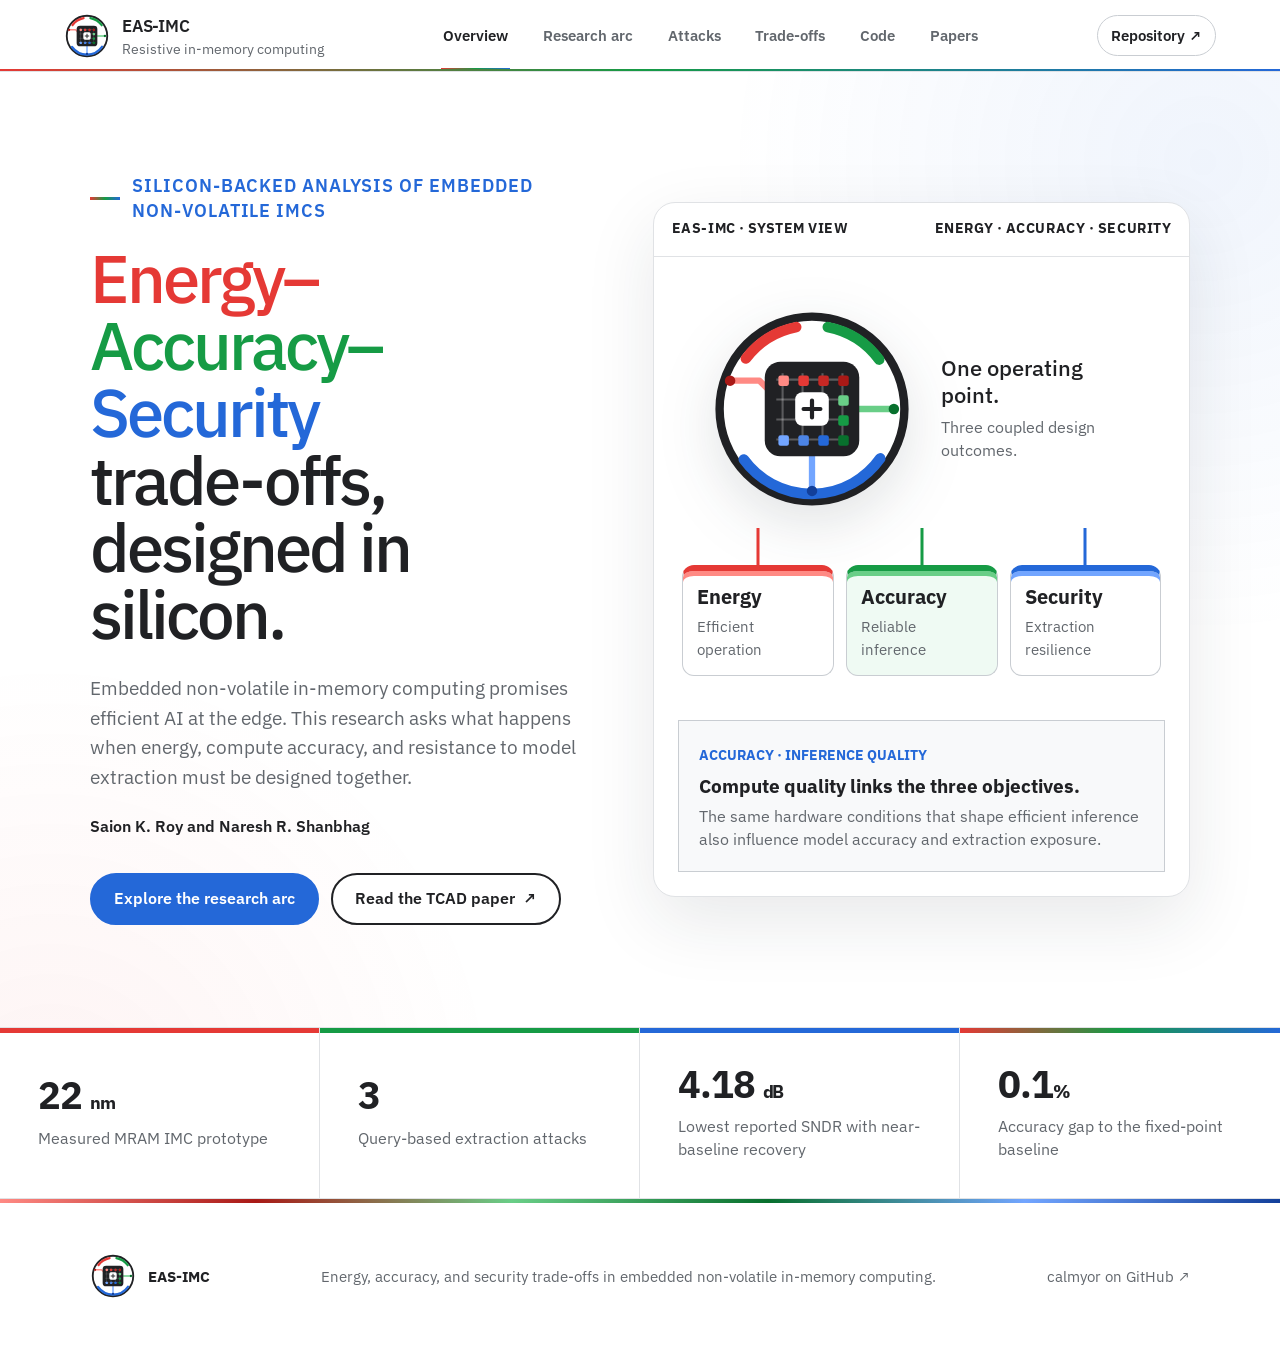
<file: docs/index.html>
<!doctype html>
<html lang="en">
  <head>
    <meta charset="utf-8" />
    <meta name="viewport" content="width=device-width, initial-scale=1" />
    <meta name="theme-color" content="#ffffff" />
    <meta name="description" content="A unified project page for the energy, accuracy, and security trade-offs in embedded non-volatile in-memory computing." />
    <meta property="og:title" content="EAS-IMC · Energy, Accuracy, and Security in eNVM Computing" />
    <meta property="og:description" content="One unified research program on silicon-backed model extraction and energy–accuracy–security trade-offs across MRAM, ReRAM, and FeFET IMCs." />
    <meta property="og:type" content="website" />
    <meta property="og:url" content="https://calmyor.github.io/EAS-tradeoff-for-eNVM-IMCs/" />
    <meta property="og:image" content="https://calmyor.github.io/EAS-tradeoff-for-eNVM-IMCs/assets/og.png" />
    <meta property="og:image:alt" content="EAS-IMC: Energy, Accuracy, Security." />
    <meta name="twitter:card" content="summary_large_image" />
    <meta name="twitter:image" content="https://calmyor.github.io/EAS-tradeoff-for-eNVM-IMCs/assets/og.png" />
    <link rel="icon" href="assets/eas-imc-mark.svg" type="image/svg+xml" />
    <link rel="stylesheet" href="styles.css" />
    <script src="app.js" defer></script>
    <title>EAS-IMC · Energy, Accuracy, and Security in eNVM Computing</title>
  </head>
  <body>
    <a class="skip-link" href="#main">Skip to content</a>

    <header class="site-header">
      <a class="brand" href="index.html" aria-label="EAS-IMC overview">
        <img class="brand-mark" src="assets/eas-imc-mark.svg" alt="" />
        <span><strong>EAS-IMC</strong><small>Resistive in-memory computing</small></span>
      </a>
      <button class="menu-toggle" type="button" aria-expanded="false">Menu</button>
      <nav id="site-nav" class="site-nav" aria-label="Project sections">
        <a id="tab-overview" href="index.html" aria-current="page">Overview</a>
        <a id="tab-story" href="research.html">Research arc</a>
        <a id="tab-framework" href="attacks.html">Attacks</a>
        <a id="tab-tradeoffs" href="tradeoffs.html">Trade-offs</a>
        <a id="tab-artifacts" href="code.html">Code</a>
        <a id="tab-papers" href="papers.html">Papers</a>
      </nav>
      <a class="header-repo" href="https://github.com/calmyor/EAS-tradeoff-for-eNVM-IMCs">Repository <span aria-hidden="true">↗</span></a>
    </header>

    <main id="main">
      <section id="overview" class="hero">
        <div class="hero-grid">
          <div class="hero-copy">
            <p class="eyebrow"><span class="eyebrow-line"></span><span class="eyebrow-text">Silicon-backed analysis of embedded non-volatile IMCs</span></p>
            <h1><span class="word-energy">Energy<span class="title-dash">–</span></span><span class="word-accuracy">Accuracy<span class="title-dash">–</span></span><span class="word-security">Security</span><span class="title-tail"> trade‑offs, designed in silicon.</span></h1>
            <p class="hero-summary">Embedded non-volatile in-memory computing promises efficient AI at the edge. This research asks what happens when energy, compute accuracy, and resistance to model extraction must be designed together.</p>
            <p class="hero-authors">Saion K. Roy and Naresh R. Shanbhag</p>
            <div class="hero-actions">
              <a class="button button-primary" href="research.html">Explore the research arc</a>
              <a class="button button-ghost" href="https://doi.org/10.1109/TCAD.2026.3711060">Read the TCAD paper <span aria-hidden="true">↗</span></a>
            </div>
          </div>

          <div class="eas-stage" aria-label="Interactive VLSI chip view showing energy, accuracy, and security signal paths">
            <div class="stage-topline"><span>EAS-IMC · SYSTEM VIEW</span><span>ENERGY · ACCURACY · SECURITY</span></div>
            <div class="simple-vlsi" role="group" aria-label="Choose an EAS design objective">
              <div class="system-symbol">
                <img src="assets/eas-imc-mark.svg" alt="Integrated EAS-IMC mark showing energy, accuracy, and security paths converging on one crossbar chip" />
                <div class="system-symbol-copy">
                  <strong>One operating point.</strong>
                  <span>Three coupled design outcomes.</span>
                </div>
              </div>
              <div class="channel-row">
                <button class="signal-channel channel-energy" type="button" data-lens="energy" aria-pressed="false"><strong>Energy</strong><span>Efficient operation</span></button>
                <button class="signal-channel channel-accuracy" type="button" data-lens="accuracy" aria-pressed="true"><strong>Accuracy</strong><span>Reliable inference</span></button>
                <button class="signal-channel channel-security" type="button" data-lens="security" aria-pressed="false"><strong>Security</strong><span>Extraction resilience</span></button>
              </div>
            </div>
            <div class="lens-readout" aria-live="polite">
              <span id="lens-kicker">ACCURACY · INFERENCE QUALITY</span>
              <strong id="lens-title">Compute quality links the three objectives.</strong>
              <p id="lens-copy">The same hardware conditions that shape efficient inference also influence model accuracy and extraction exposure.</p>
            </div>
          </div>
        </div>

        <div class="metric-band" aria-label="Headline results">
          <article><strong>22 <small>nm</small></strong><span>Measured MRAM IMC prototype</span></article>
          <article><strong>3</strong><span>Query-based extraction attacks</span></article>
          <article><strong>4.18 <small>dB</small></strong><span>Lowest reported SNDR with near-baseline recovery</span></article>
          <article><strong>0.1<small>%</small></strong><span>Accuracy gap to the fixed-point baseline</span></article>
        </div>
      </section>
    </main>

    <footer>
      <a class="footer-brand" href="index.html"><img class="brand-mark" src="assets/eas-imc-mark.svg" alt="" /><strong>EAS-IMC</strong></a>
      <p>Energy, accuracy, and security trade-offs in embedded non-volatile in-memory computing.</p>
      <a href="https://github.com/calmyor">calmyor on GitHub <span aria-hidden="true">↗</span></a>
    </footer>
  </body>
</html>
</file>
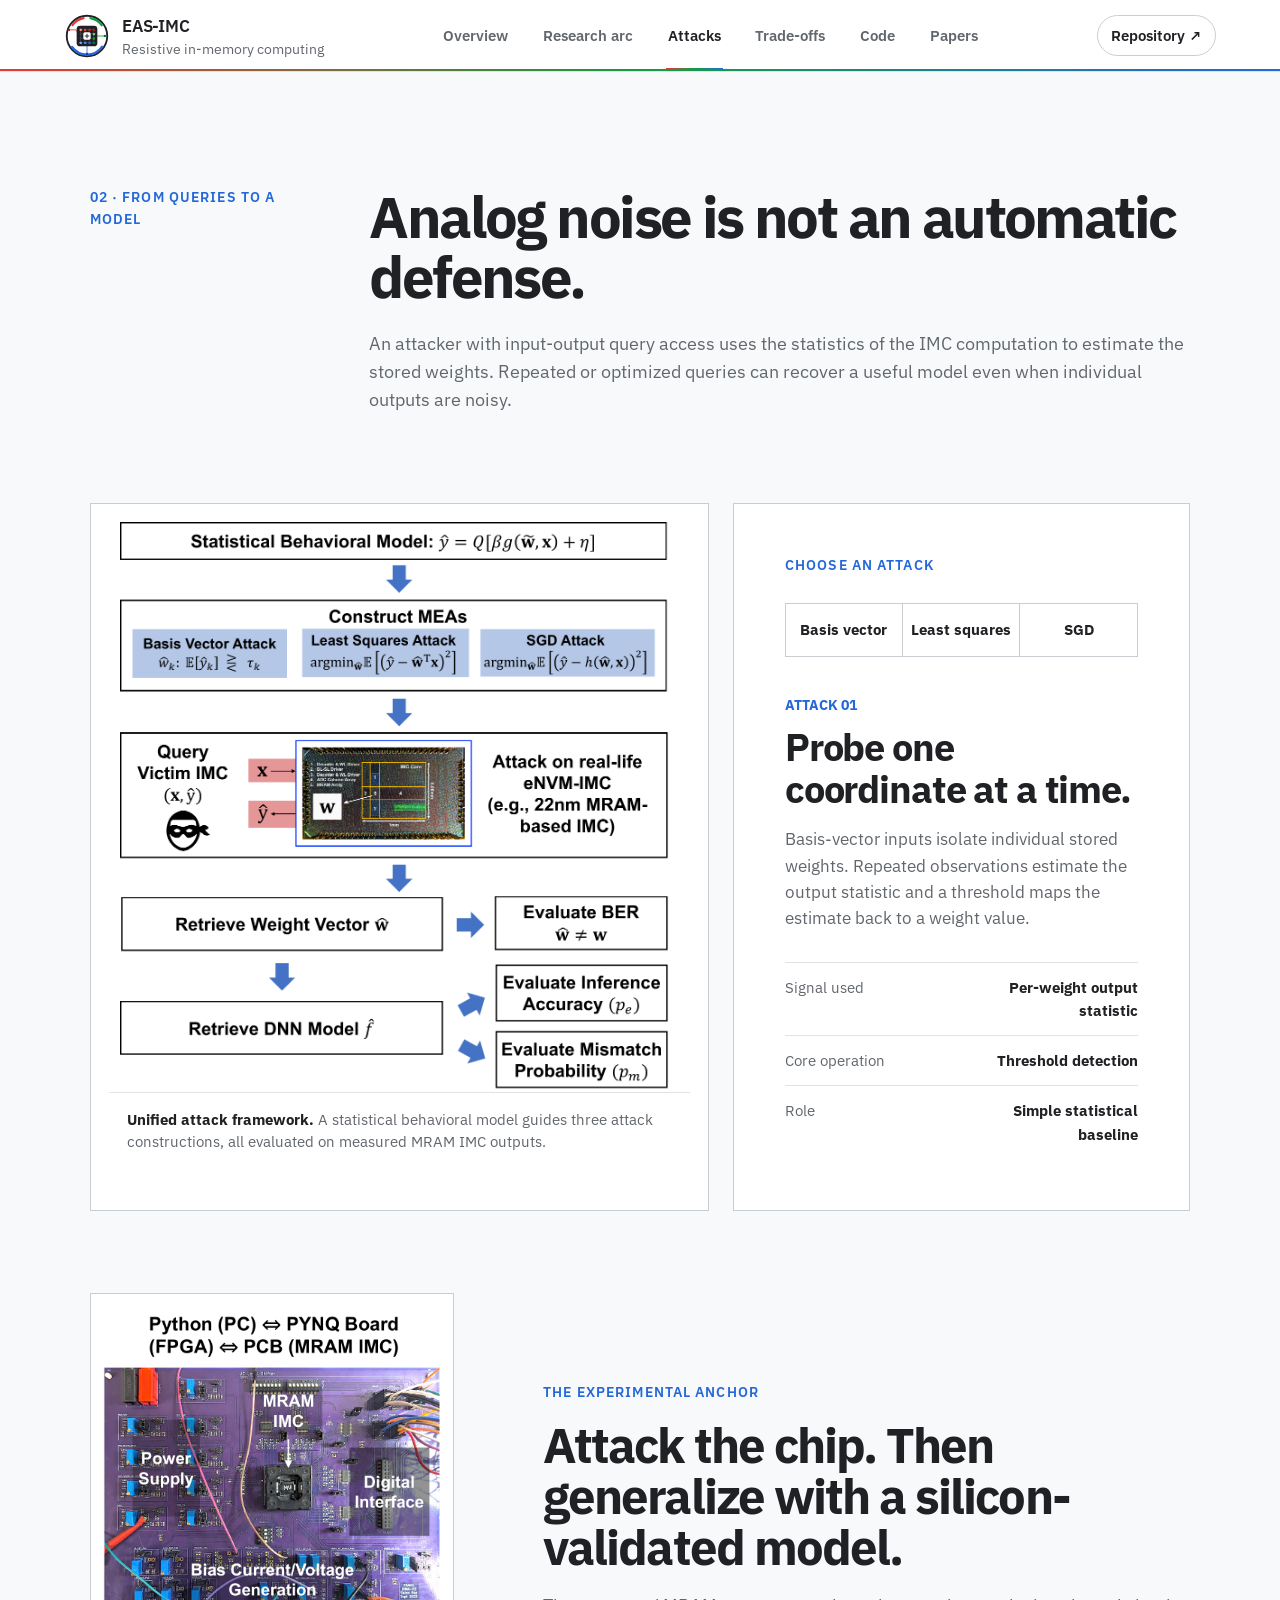
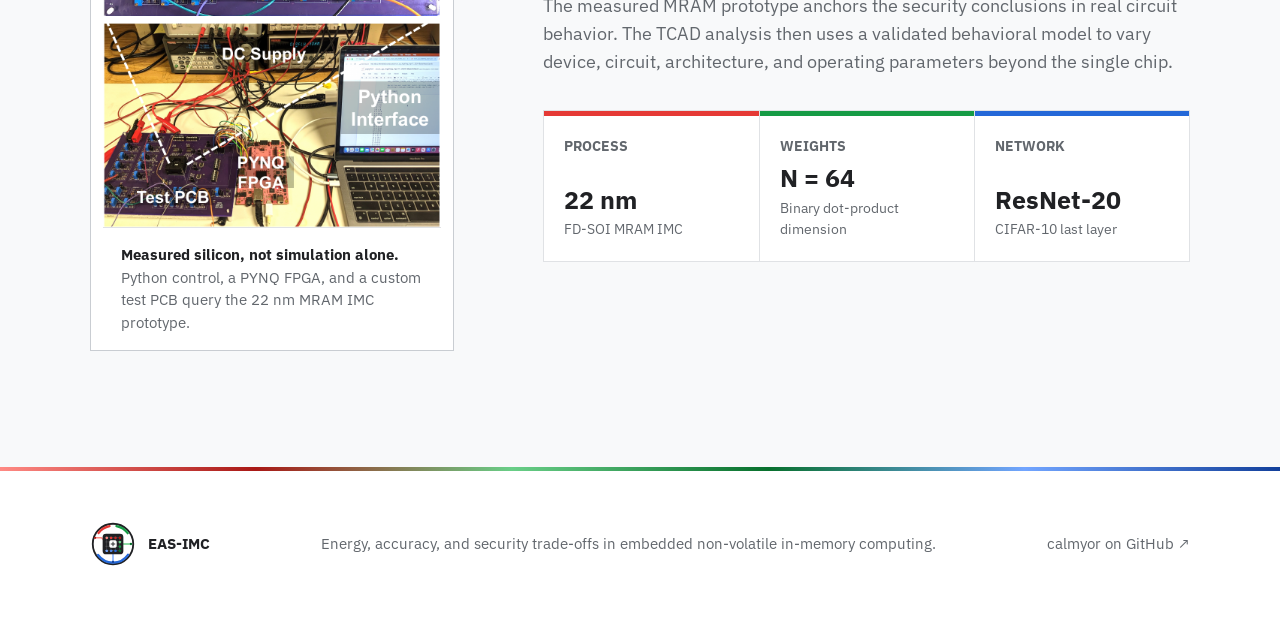
<file: docs/attacks.html>
<!doctype html>
<html lang="en">
  <head>
    <meta charset="utf-8" />
    <meta name="viewport" content="width=device-width, initial-scale=1" />
    <meta name="theme-color" content="#ffffff" />
    <meta name="description" content="A unified project page for the energy, accuracy, and security trade-offs in embedded non-volatile in-memory computing." />
    <meta property="og:title" content="EAS-IMC · Energy, Accuracy, and Security in eNVM Computing" />
    <meta property="og:description" content="One unified research program on silicon-backed model extraction and energy–accuracy–security trade-offs across MRAM, ReRAM, and FeFET IMCs." />
    <meta property="og:type" content="website" />
    <meta property="og:url" content="https://calmyor.github.io/EAS-tradeoff-for-eNVM-IMCs/" />
    <meta property="og:image" content="https://calmyor.github.io/EAS-tradeoff-for-eNVM-IMCs/assets/og.png" />
    <meta property="og:image:alt" content="EAS-IMC: Energy, Accuracy, Security." />
    <meta name="twitter:card" content="summary_large_image" />
    <meta name="twitter:image" content="https://calmyor.github.io/EAS-tradeoff-for-eNVM-IMCs/assets/og.png" />
    <link rel="icon" href="assets/eas-imc-mark.svg" type="image/svg+xml" />
    <link rel="stylesheet" href="styles.css" />
    <script src="app.js" defer></script>
    <title>Attack Framework · EAS-IMC</title>
  </head>
  <body>
    <a class="skip-link" href="#main">Skip to content</a>

    <header class="site-header">
      <a class="brand" href="index.html" aria-label="EAS-IMC overview">
        <img class="brand-mark" src="assets/eas-imc-mark.svg" alt="" />
        <span><strong>EAS-IMC</strong><small>Resistive in-memory computing</small></span>
      </a>
      <button class="menu-toggle" type="button" aria-expanded="false">Menu</button>
      <nav id="site-nav" class="site-nav" aria-label="Project sections">
        <a id="tab-overview" href="index.html">Overview</a>
        <a id="tab-story" href="research.html">Research arc</a>
        <a id="tab-framework" href="attacks.html" aria-current="page">Attacks</a>
        <a id="tab-tradeoffs" href="tradeoffs.html">Trade-offs</a>
        <a id="tab-artifacts" href="code.html">Code</a>
        <a id="tab-papers" href="papers.html">Papers</a>
      </nav>
      <a class="header-repo" href="https://github.com/calmyor/EAS-tradeoff-for-eNVM-IMCs">Repository <span aria-hidden="true">↗</span></a>
    </header>

    <main id="main">
      <section id="framework" class="section section-framework">
        <header class="section-heading">
          <p class="section-index">02 · FROM QUERIES TO A MODEL</p>
          <div>
            <h2>Analog noise is not an automatic defense.</h2>
            <p>An attacker with input-output query access uses the statistics of the IMC computation to estimate the stored weights. Repeated or optimized queries can recover a useful model even when individual outputs are noisy.</p>
          </div>
        </header>

        <div class="figure-feature">
          <figure class="paper-figure figure-framework">
            <img src="assets/figures/attack-framework.png" alt="Statistical framework that constructs basis-vector, least-squares, and SGD model extraction attacks and evaluates the recovered model." />
            <figcaption><strong>Unified attack framework.</strong> A statistical behavioral model guides three attack constructions, all evaluated on measured MRAM IMC outputs.</figcaption>
          </figure>
          <div class="attack-explorer">
            <p class="section-index">CHOOSE AN ATTACK</p>
            <div class="attack-buttons" aria-label="Model extraction attacks">
              <button id="attack-bv" type="button" data-attack="bv">Basis vector</button>
              <button id="attack-ls" type="button" data-attack="ls">Least squares</button>
              <button id="attack-sgd" type="button" data-attack="sgd">SGD</button>
            </div>
            <div id="attack-detail" class="attack-detail" role="tabpanel" aria-labelledby="attack-bv" tabindex="0">
              <span id="attack-number">ATTACK 01</span>
              <h3 id="attack-title">Probe one coordinate at a time.</h3>
              <p id="attack-description">Basis-vector inputs isolate individual stored weights. Repeated observations estimate the output statistic and a threshold maps the estimate back to a weight value.</p>
              <dl>
                <div><dt>Signal used</dt><dd id="attack-signal">Per-weight output statistic</dd></div>
                <div><dt>Core operation</dt><dd id="attack-operation">Threshold detection</dd></div>
                <div><dt>Role</dt><dd id="attack-role">Simple statistical baseline</dd></div>
              </dl>
            </div>
          </div>
        </div>

        <div class="silicon-strip">
          <figure class="paper-figure setup-figure">
            <img src="assets/figures/measurement-setup.png" alt="Measurement setup with a 22 nanometer MRAM IMC test board, FPGA interface, power supplies, and Python control." />
            <figcaption><strong>Measured silicon, not simulation alone.</strong> Python control, a PYNQ FPGA, and a custom test PCB query the 22 nm MRAM IMC prototype.</figcaption>
          </figure>
          <div class="silicon-copy">
            <p class="section-index">THE EXPERIMENTAL ANCHOR</p>
            <h3>Attack the chip. Then generalize with a silicon-validated model.</h3>
            <p>The measured MRAM prototype anchors the security conclusions in real circuit behavior. The TCAD analysis then uses a validated behavioral model to vary device, circuit, architecture, and operating parameters beyond the single chip.</p>
            <div class="silicon-stats">
              <article><span>PROCESS</span><strong>22 nm</strong><small>FD-SOI MRAM IMC</small></article>
              <article><span>WEIGHTS</span><strong>N = 64</strong><small>Binary dot-product dimension</small></article>
              <article><span>NETWORK</span><strong>ResNet-20</strong><small>CIFAR-10 last layer</small></article>
            </div>
          </div>
        </div>
      </section>
    </main>

    <footer>
      <a class="footer-brand" href="index.html"><img class="brand-mark" src="assets/eas-imc-mark.svg" alt="" /><strong>EAS-IMC</strong></a>
      <p>Energy, accuracy, and security trade-offs in embedded non-volatile in-memory computing.</p>
      <a href="https://github.com/calmyor">calmyor on GitHub <span aria-hidden="true">↗</span></a>
    </footer>
  </body>
</html>
</file>
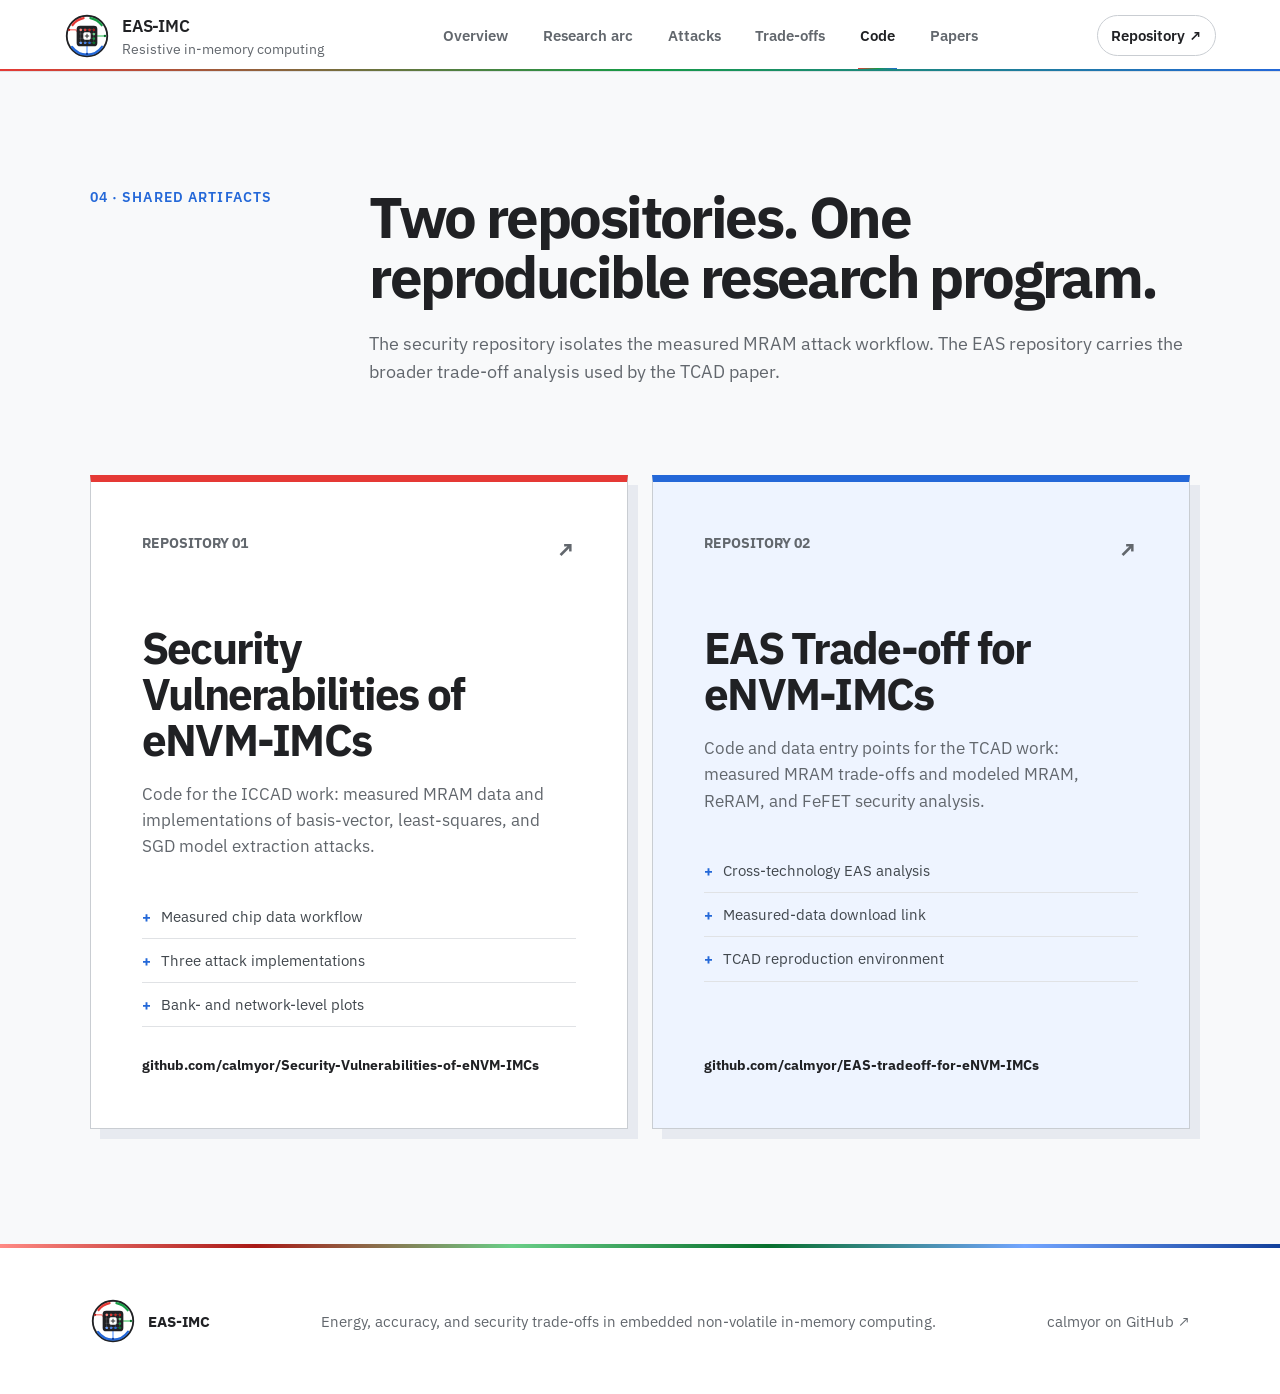
<file: docs/code.html>
<!doctype html>
<html lang="en">
  <head>
    <meta charset="utf-8" />
    <meta name="viewport" content="width=device-width, initial-scale=1" />
    <meta name="theme-color" content="#ffffff" />
    <meta name="description" content="A unified project page for the energy, accuracy, and security trade-offs in embedded non-volatile in-memory computing." />
    <meta property="og:title" content="EAS-IMC · Energy, Accuracy, and Security in eNVM Computing" />
    <meta property="og:description" content="One unified research program on silicon-backed model extraction and energy–accuracy–security trade-offs across MRAM, ReRAM, and FeFET IMCs." />
    <meta property="og:type" content="website" />
    <meta property="og:url" content="https://calmyor.github.io/EAS-tradeoff-for-eNVM-IMCs/" />
    <meta property="og:image" content="https://calmyor.github.io/EAS-tradeoff-for-eNVM-IMCs/assets/og.png" />
    <meta property="og:image:alt" content="EAS-IMC: Energy, Accuracy, Security." />
    <meta name="twitter:card" content="summary_large_image" />
    <meta name="twitter:image" content="https://calmyor.github.io/EAS-tradeoff-for-eNVM-IMCs/assets/og.png" />
    <link rel="icon" href="assets/eas-imc-mark.svg" type="image/svg+xml" />
    <link rel="stylesheet" href="styles.css" />
    <script src="app.js" defer></script>
    <title>Code and Artifacts · EAS-IMC</title>
  </head>
  <body>
    <a class="skip-link" href="#main">Skip to content</a>

    <header class="site-header">
      <a class="brand" href="index.html" aria-label="EAS-IMC overview">
        <img class="brand-mark" src="assets/eas-imc-mark.svg" alt="" />
        <span><strong>EAS-IMC</strong><small>Resistive in-memory computing</small></span>
      </a>
      <button class="menu-toggle" type="button" aria-expanded="false">Menu</button>
      <nav id="site-nav" class="site-nav" aria-label="Project sections">
        <a id="tab-overview" href="index.html">Overview</a>
        <a id="tab-story" href="research.html">Research arc</a>
        <a id="tab-framework" href="attacks.html">Attacks</a>
        <a id="tab-tradeoffs" href="tradeoffs.html">Trade-offs</a>
        <a id="tab-artifacts" href="code.html" aria-current="page">Code</a>
        <a id="tab-papers" href="papers.html">Papers</a>
      </nav>
      <a class="header-repo" href="https://github.com/calmyor/EAS-tradeoff-for-eNVM-IMCs">Repository <span aria-hidden="true">↗</span></a>
    </header>

    <main id="main">
      <section id="artifacts" class="section section-artifacts">
        <header class="section-heading">
          <p class="section-index">04 · SHARED ARTIFACTS</p>
          <div>
            <h2>Two repositories. One reproducible research program.</h2>
            <p>The security repository isolates the measured MRAM attack workflow. The EAS repository carries the broader trade-off analysis used by the TCAD paper.</p>
          </div>
        </header>

        <div class="artifact-grid">
          <a class="artifact-card" href="https://github.com/calmyor/Security-Vulnerabilities-of-eNVM-IMCs">
            <div class="artifact-top"><span>REPOSITORY 01</span><i aria-hidden="true">↗</i></div>
            <h3>Security Vulnerabilities of eNVM-IMCs</h3>
            <p>Code for the ICCAD work: measured MRAM data and implementations of basis-vector, least-squares, and SGD model extraction attacks.</p>
            <ul><li>Measured chip data workflow</li><li>Three attack implementations</li><li>Bank- and network-level plots</li></ul>
            <strong>github.com/calmyor/Security-Vulnerabilities-of-eNVM-IMCs</strong>
          </a>
          <a class="artifact-card artifact-card-accent" href="https://github.com/calmyor/EAS-tradeoff-for-eNVM-IMCs">
            <div class="artifact-top"><span>REPOSITORY 02</span><i aria-hidden="true">↗</i></div>
            <h3>EAS Trade-off for eNVM-IMCs</h3>
            <p>Code and data entry points for the TCAD work: measured MRAM trade-offs and modeled MRAM, ReRAM, and FeFET security analysis.</p>
            <ul><li>Cross-technology EAS analysis</li><li>Measured-data download link</li><li>TCAD reproduction environment</li></ul>
            <strong>github.com/calmyor/EAS-tradeoff-for-eNVM-IMCs</strong>
          </a>
        </div>
      </section>
    </main>

    <footer>
      <a class="footer-brand" href="index.html"><img class="brand-mark" src="assets/eas-imc-mark.svg" alt="" /><strong>EAS-IMC</strong></a>
      <p>Energy, accuracy, and security trade-offs in embedded non-volatile in-memory computing.</p>
      <a href="https://github.com/calmyor">calmyor on GitHub <span aria-hidden="true">↗</span></a>
    </footer>
  </body>
</html>
</file>
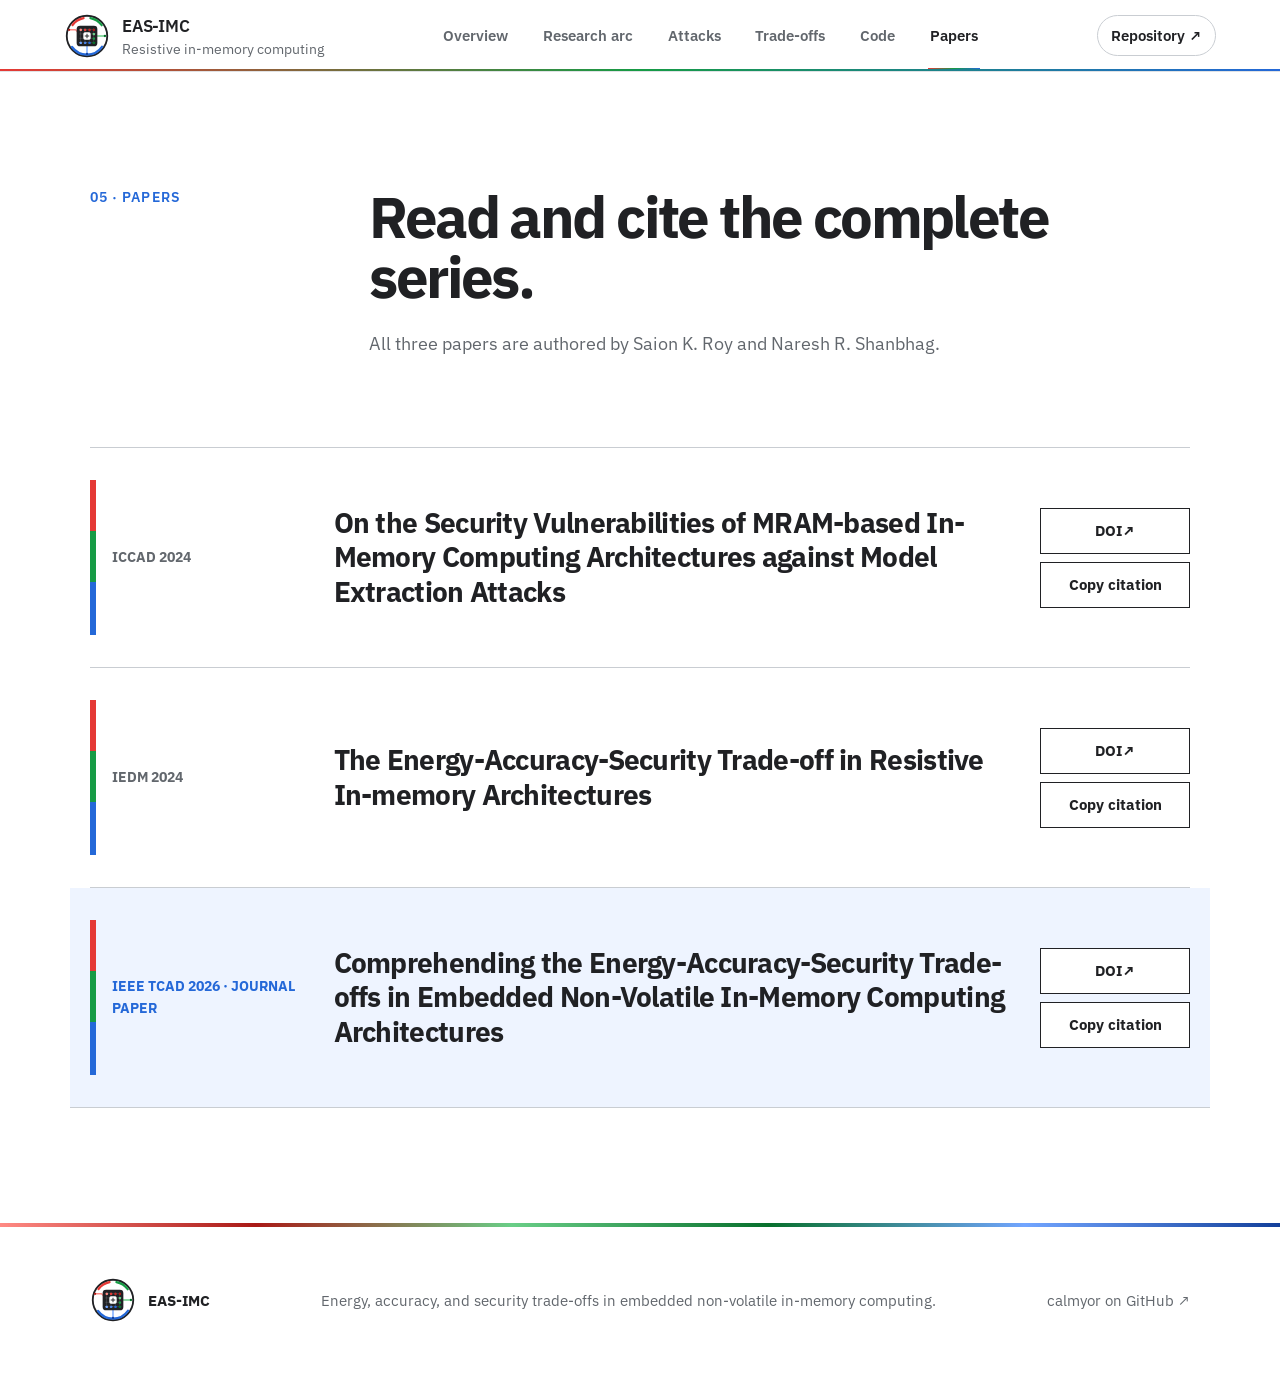
<file: docs/papers.html>
<!doctype html>
<html lang="en">
  <head>
    <meta charset="utf-8" />
    <meta name="viewport" content="width=device-width, initial-scale=1" />
    <meta name="theme-color" content="#ffffff" />
    <meta name="description" content="A unified project page for the energy, accuracy, and security trade-offs in embedded non-volatile in-memory computing." />
    <meta property="og:title" content="EAS-IMC · Energy, Accuracy, and Security in eNVM Computing" />
    <meta property="og:description" content="One unified research program on silicon-backed model extraction and energy–accuracy–security trade-offs across MRAM, ReRAM, and FeFET IMCs." />
    <meta property="og:type" content="website" />
    <meta property="og:url" content="https://calmyor.github.io/EAS-tradeoff-for-eNVM-IMCs/" />
    <meta property="og:image" content="https://calmyor.github.io/EAS-tradeoff-for-eNVM-IMCs/assets/og.png" />
    <meta property="og:image:alt" content="EAS-IMC: Energy, Accuracy, Security." />
    <meta name="twitter:card" content="summary_large_image" />
    <meta name="twitter:image" content="https://calmyor.github.io/EAS-tradeoff-for-eNVM-IMCs/assets/og.png" />
    <link rel="icon" href="assets/eas-imc-mark.svg" type="image/svg+xml" />
    <link rel="stylesheet" href="styles.css" />
    <script src="app.js" defer></script>
    <title>Papers · EAS-IMC</title>
  </head>
  <body>
    <a class="skip-link" href="#main">Skip to content</a>

    <header class="site-header">
      <a class="brand" href="index.html" aria-label="EAS-IMC overview">
        <img class="brand-mark" src="assets/eas-imc-mark.svg" alt="" />
        <span><strong>EAS-IMC</strong><small>Resistive in-memory computing</small></span>
      </a>
      <button class="menu-toggle" type="button" aria-expanded="false">Menu</button>
      <nav id="site-nav" class="site-nav" aria-label="Project sections">
        <a id="tab-overview" href="index.html">Overview</a>
        <a id="tab-story" href="research.html">Research arc</a>
        <a id="tab-framework" href="attacks.html">Attacks</a>
        <a id="tab-tradeoffs" href="tradeoffs.html">Trade-offs</a>
        <a id="tab-artifacts" href="code.html">Code</a>
        <a id="tab-papers" href="papers.html" aria-current="page">Papers</a>
      </nav>
      <a class="header-repo" href="https://github.com/calmyor/EAS-tradeoff-for-eNVM-IMCs">Repository <span aria-hidden="true">↗</span></a>
    </header>

    <main id="main">
      <section id="papers" class="section section-papers">
        <header class="section-heading">
          <p class="section-index">05 · PAPERS</p>
          <div><h2>Read and cite the complete series.</h2><p>All three papers are authored by Saion K. Roy and Naresh R. Shanbhag.</p></div>
        </header>

        <div class="paper-list">
          <article>
            <span>ICCAD 2024</span>
            <h3>On the Security Vulnerabilities of MRAM-based In-Memory Computing Architectures against Model Extraction Attacks</h3>
            <div><a href="https://doi.org/10.1145/3676536.3676685">DOI <span aria-hidden="true">↗</span></a><button type="button" data-copy-citation="iccad">Copy citation</button></div>
          </article>
          <article>
            <span>IEDM 2024</span>
            <h3>The Energy-Accuracy-Security Trade-off in Resistive In-memory Architectures</h3>
            <div><a href="https://doi.org/10.1109/IEDM50854.2024.10873582">DOI <span aria-hidden="true">↗</span></a><button type="button" data-copy-citation="iedm">Copy citation</button></div>
          </article>
          <article class="paper-tcad">
            <span>IEEE TCAD 2026 · JOURNAL PAPER</span>
            <h3>Comprehending the Energy-Accuracy-Security Trade-offs in Embedded Non-Volatile In-Memory Computing Architectures</h3>
            <div><a href="https://doi.org/10.1109/TCAD.2026.3711060">DOI <span aria-hidden="true">↗</span></a><button type="button" data-copy-citation="tcad">Copy citation</button></div>
          </article>
        </div>
      </section>
    </main>

    <footer>
      <a class="footer-brand" href="index.html"><img class="brand-mark" src="assets/eas-imc-mark.svg" alt="" /><strong>EAS-IMC</strong></a>
      <p>Energy, accuracy, and security trade-offs in embedded non-volatile in-memory computing.</p>
      <a href="https://github.com/calmyor">calmyor on GitHub <span aria-hidden="true">↗</span></a>
    </footer>
  </body>
</html>
</file>
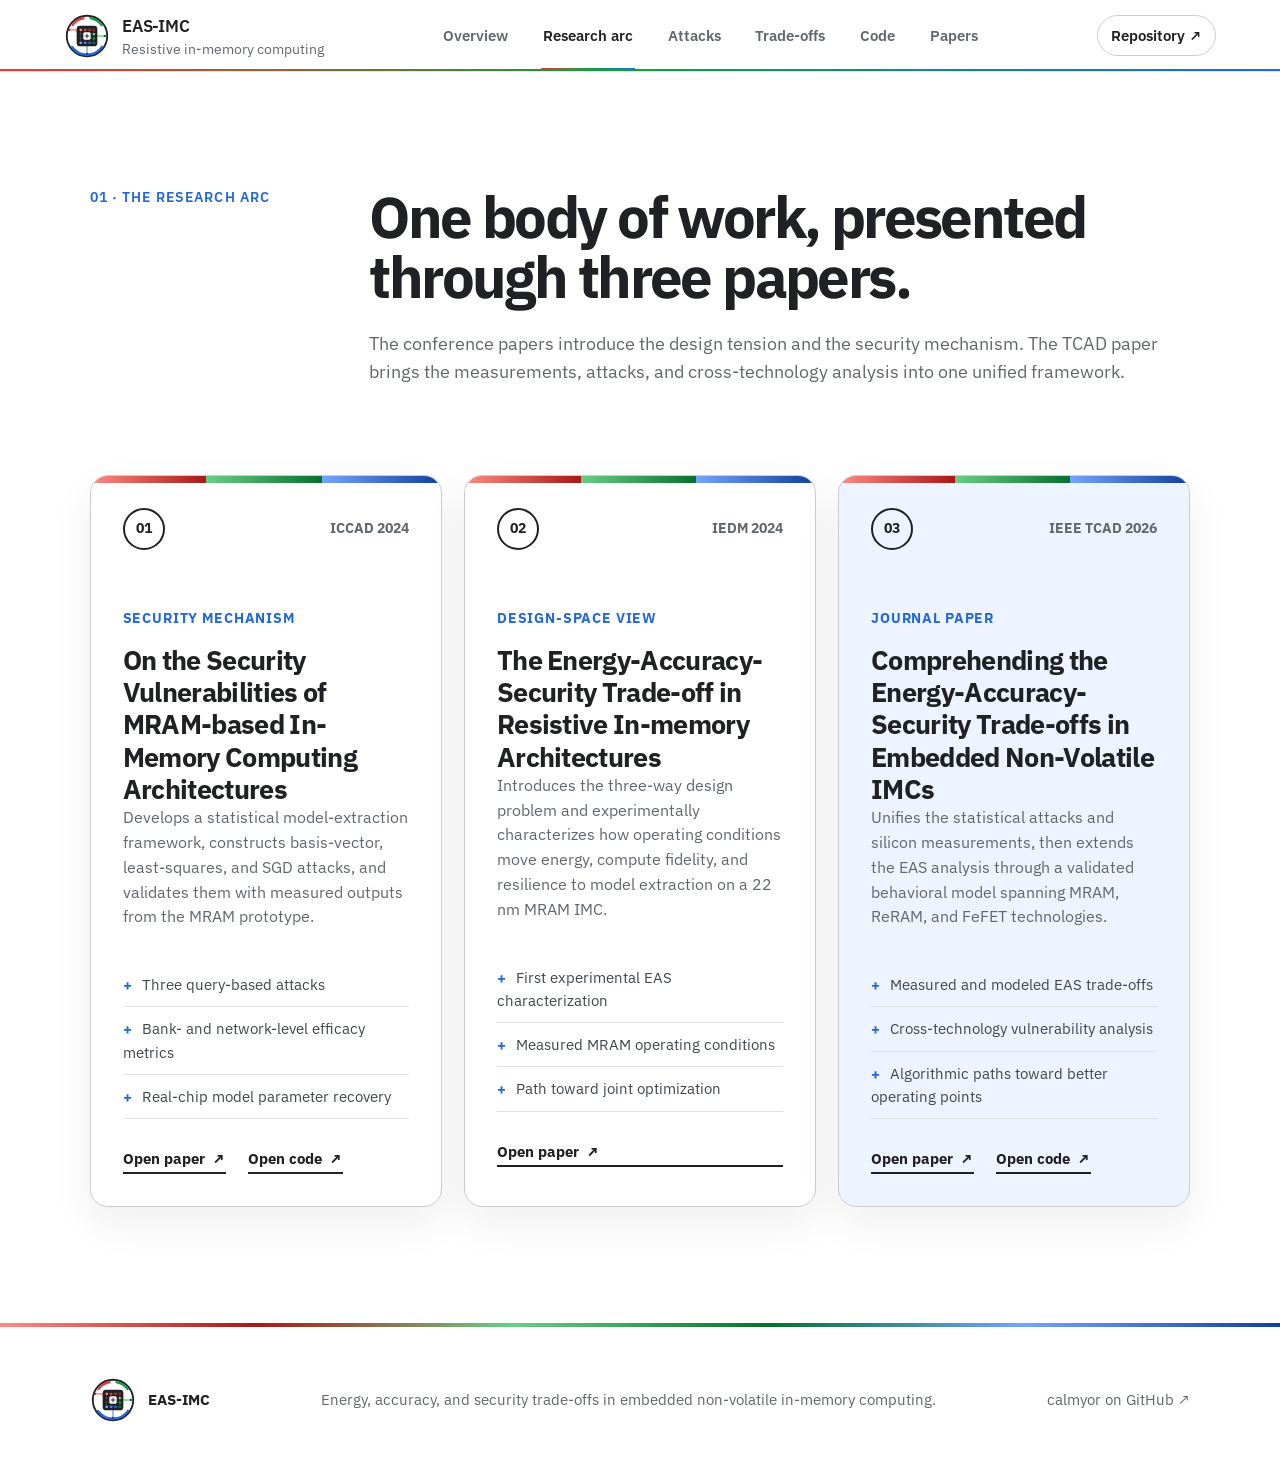
<file: docs/research.html>
<!doctype html>
<html lang="en">
  <head>
    <meta charset="utf-8" />
    <meta name="viewport" content="width=device-width, initial-scale=1" />
    <meta name="theme-color" content="#ffffff" />
    <meta name="description" content="A unified project page for the energy, accuracy, and security trade-offs in embedded non-volatile in-memory computing." />
    <meta property="og:title" content="EAS-IMC · Energy, Accuracy, and Security in eNVM Computing" />
    <meta property="og:description" content="One unified research program on silicon-backed model extraction and energy–accuracy–security trade-offs across MRAM, ReRAM, and FeFET IMCs." />
    <meta property="og:type" content="website" />
    <meta property="og:url" content="https://calmyor.github.io/EAS-tradeoff-for-eNVM-IMCs/" />
    <meta property="og:image" content="https://calmyor.github.io/EAS-tradeoff-for-eNVM-IMCs/assets/og.png" />
    <meta property="og:image:alt" content="EAS-IMC: Energy, Accuracy, Security." />
    <meta name="twitter:card" content="summary_large_image" />
    <meta name="twitter:image" content="https://calmyor.github.io/EAS-tradeoff-for-eNVM-IMCs/assets/og.png" />
    <link rel="icon" href="assets/eas-imc-mark.svg" type="image/svg+xml" />
    <link rel="stylesheet" href="styles.css" />
    <script src="app.js" defer></script>
    <title>Research Arc · EAS-IMC</title>
  </head>
  <body>
    <a class="skip-link" href="#main">Skip to content</a>

    <header class="site-header">
      <a class="brand" href="index.html" aria-label="EAS-IMC overview">
        <img class="brand-mark" src="assets/eas-imc-mark.svg" alt="" />
        <span><strong>EAS-IMC</strong><small>Resistive in-memory computing</small></span>
      </a>
      <button class="menu-toggle" type="button" aria-expanded="false">Menu</button>
      <nav id="site-nav" class="site-nav" aria-label="Project sections">
        <a id="tab-overview" href="index.html">Overview</a>
        <a id="tab-story" href="research.html" aria-current="page">Research arc</a>
        <a id="tab-framework" href="attacks.html">Attacks</a>
        <a id="tab-tradeoffs" href="tradeoffs.html">Trade-offs</a>
        <a id="tab-artifacts" href="code.html">Code</a>
        <a id="tab-papers" href="papers.html">Papers</a>
      </nav>
      <a class="header-repo" href="https://github.com/calmyor/EAS-tradeoff-for-eNVM-IMCs">Repository <span aria-hidden="true">↗</span></a>
    </header>

    <main id="main">
      <section id="story" class="section section-story">
        <header class="section-heading">
          <p class="section-index">01 · THE RESEARCH ARC</p>
          <div>
            <h2>One body of work, presented through three papers.</h2>
            <p>The conference papers introduce the design tension and the security mechanism. The TCAD paper brings the measurements, attacks, and cross-technology analysis into one unified framework.</p>
          </div>
        </header>

        <div class="research-arc" aria-label="Timeline of the three publications">
          <article class="work-card work-iccad">
            <div class="work-meta"><span>01</span><p>ICCAD 2024</p></div>
            <p class="work-type">SECURITY MECHANISM</p>
            <h3>On the Security Vulnerabilities of MRAM-based In-Memory Computing Architectures</h3>
            <p>Develops a statistical model-extraction framework, constructs basis-vector, least-squares, and SGD attacks, and validates them with measured outputs from the MRAM prototype.</p>
            <ul>
              <li>Three query-based attacks</li>
              <li>Bank- and network-level efficacy metrics</li>
              <li>Real-chip model parameter recovery</li>
            </ul>
            <div class="card-links">
              <a class="text-link" href="https://doi.org/10.1145/3676536.3676685">Open paper <span aria-hidden="true">↗</span></a>
              <a class="text-link" href="https://github.com/calmyor/Security-Vulnerabilities-of-eNVM-IMCs">Open code <span aria-hidden="true">↗</span></a>
            </div>
          </article>

          <article class="work-card work-iedm">
            <div class="work-meta"><span>02</span><p>IEDM 2024</p></div>
            <p class="work-type">DESIGN-SPACE VIEW</p>
            <h3>The Energy-Accuracy-Security Trade-off in Resistive In-memory Architectures</h3>
            <p>Introduces the three-way design problem and experimentally characterizes how operating conditions move energy, compute fidelity, and resilience to model extraction on a 22 nm MRAM IMC.</p>
            <ul>
              <li>First experimental EAS characterization</li>
              <li>Measured MRAM operating conditions</li>
              <li>Path toward joint optimization</li>
            </ul>
            <a class="text-link" href="https://doi.org/10.1109/IEDM50854.2024.10873582">Open paper <span aria-hidden="true">↗</span></a>
          </article>

          <article class="work-card work-tcad">
            <div class="work-meta"><span>03</span><p>IEEE TCAD 2026</p></div>
            <p class="work-type">JOURNAL PAPER</p>
            <h3>Comprehending the Energy-Accuracy-Security Trade-offs in Embedded Non-Volatile IMCs</h3>
            <p>Unifies the statistical attacks and silicon measurements, then extends the EAS analysis through a validated behavioral model spanning MRAM, ReRAM, and FeFET technologies.</p>
            <ul>
              <li>Measured and modeled EAS trade-offs</li>
              <li>Cross-technology vulnerability analysis</li>
              <li>Algorithmic paths toward better operating points</li>
            </ul>
            <div class="card-links">
              <a class="text-link" href="https://doi.org/10.1109/TCAD.2026.3711060">Open paper <span aria-hidden="true">↗</span></a>
              <a class="text-link" href="https://github.com/calmyor/EAS-tradeoff-for-eNVM-IMCs">Open code <span aria-hidden="true">↗</span></a>
            </div>
          </article>
        </div>
      </section>
    </main>

    <footer>
      <a class="footer-brand" href="index.html"><img class="brand-mark" src="assets/eas-imc-mark.svg" alt="" /><strong>EAS-IMC</strong></a>
      <p>Energy, accuracy, and security trade-offs in embedded non-volatile in-memory computing.</p>
      <a href="https://github.com/calmyor">calmyor on GitHub <span aria-hidden="true">↗</span></a>
    </footer>
  </body>
</html>
</file>
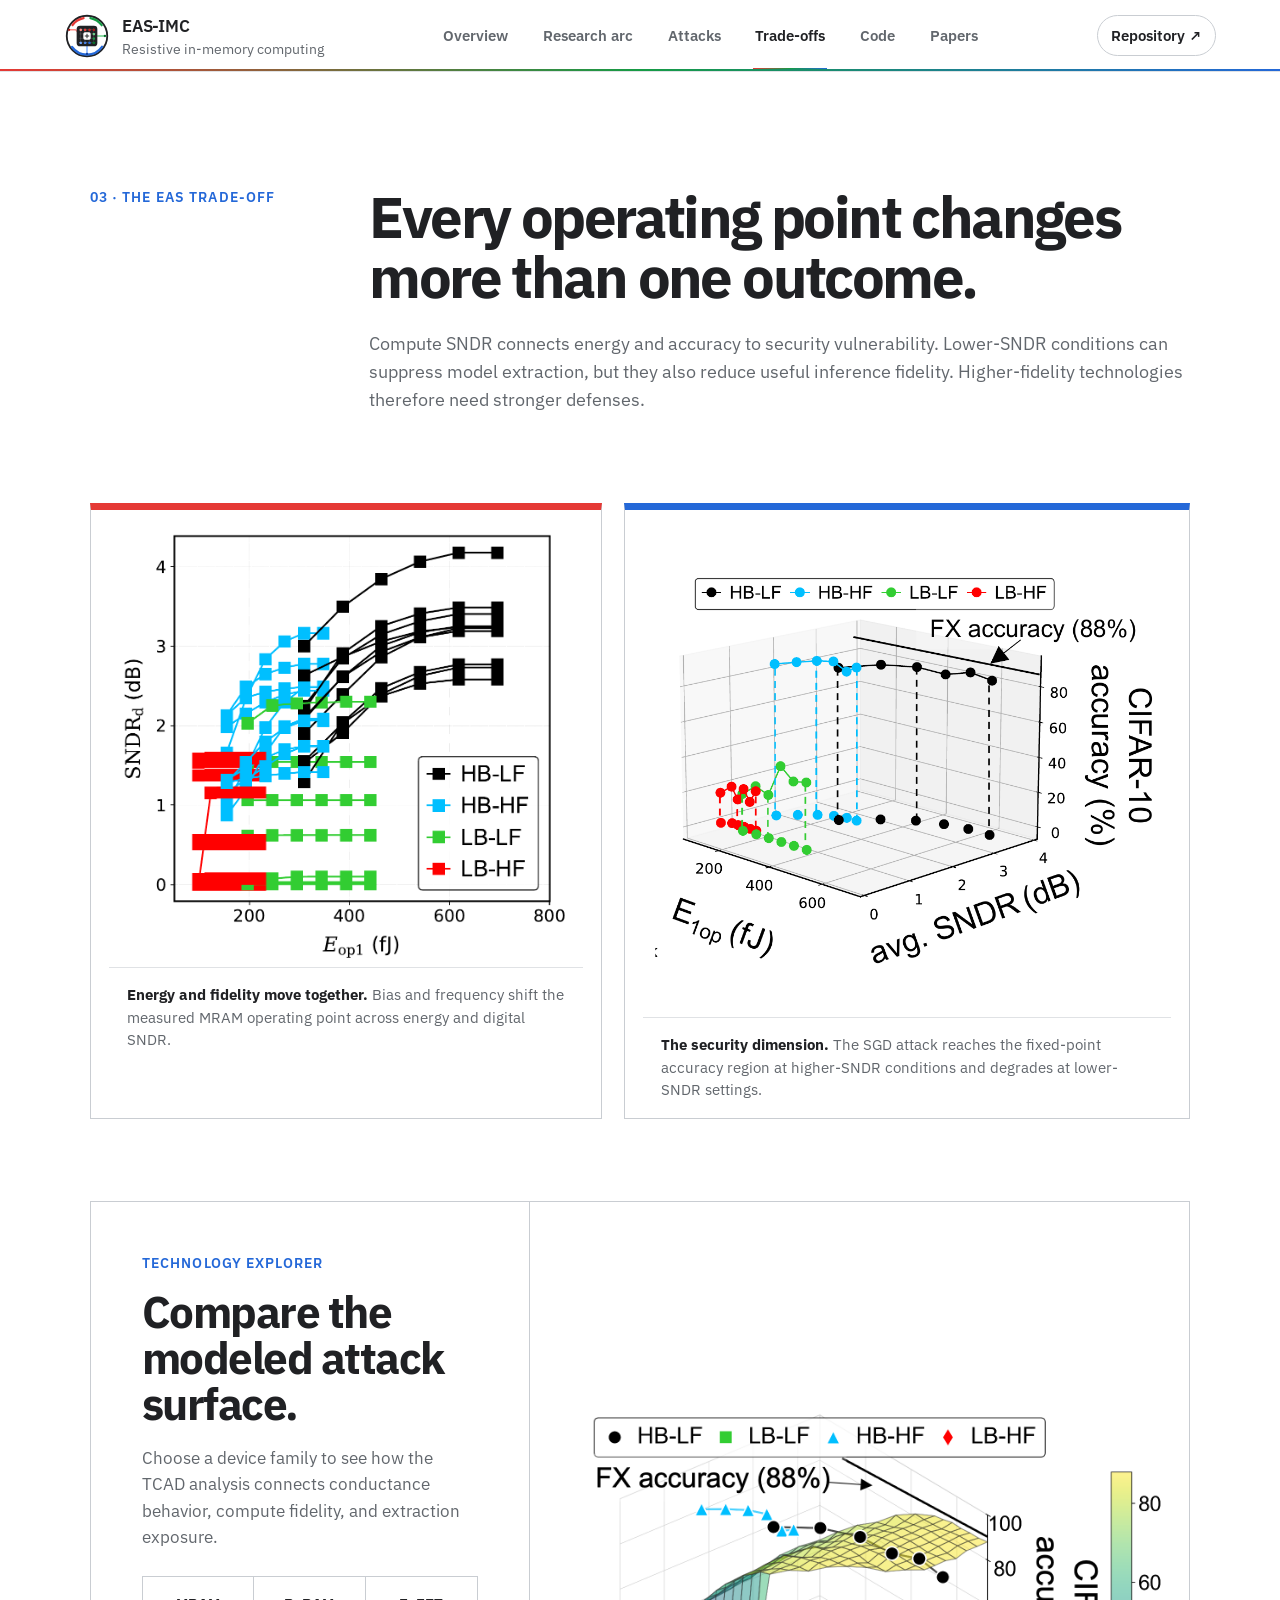
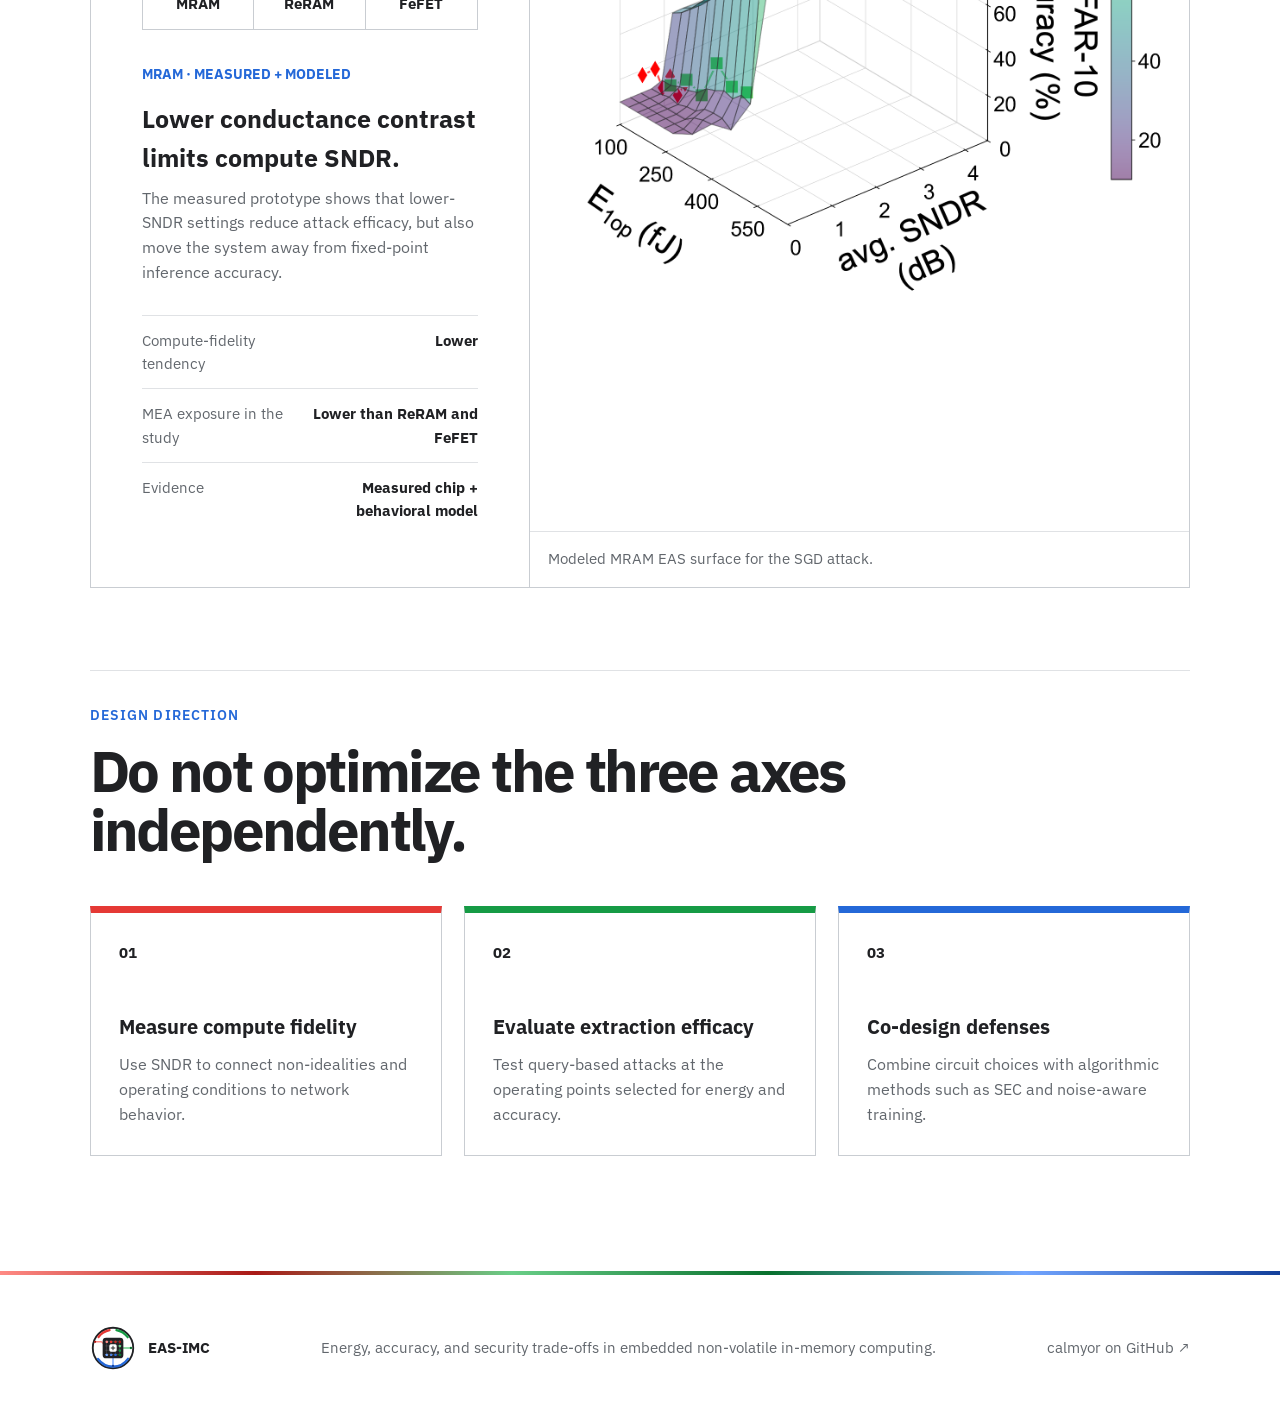
<file: docs/tradeoffs.html>
<!doctype html>
<html lang="en">
  <head>
    <meta charset="utf-8" />
    <meta name="viewport" content="width=device-width, initial-scale=1" />
    <meta name="theme-color" content="#ffffff" />
    <meta name="description" content="A unified project page for the energy, accuracy, and security trade-offs in embedded non-volatile in-memory computing." />
    <meta property="og:title" content="EAS-IMC · Energy, Accuracy, and Security in eNVM Computing" />
    <meta property="og:description" content="One unified research program on silicon-backed model extraction and energy–accuracy–security trade-offs across MRAM, ReRAM, and FeFET IMCs." />
    <meta property="og:type" content="website" />
    <meta property="og:url" content="https://calmyor.github.io/EAS-tradeoff-for-eNVM-IMCs/" />
    <meta property="og:image" content="https://calmyor.github.io/EAS-tradeoff-for-eNVM-IMCs/assets/og.png" />
    <meta property="og:image:alt" content="EAS-IMC: Energy, Accuracy, Security." />
    <meta name="twitter:card" content="summary_large_image" />
    <meta name="twitter:image" content="https://calmyor.github.io/EAS-tradeoff-for-eNVM-IMCs/assets/og.png" />
    <link rel="icon" href="assets/eas-imc-mark.svg" type="image/svg+xml" />
    <link rel="stylesheet" href="styles.css" />
    <script src="app.js" defer></script>
    <title>Trade-offs · EAS-IMC</title>
  </head>
  <body>
    <a class="skip-link" href="#main">Skip to content</a>

    <header class="site-header">
      <a class="brand" href="index.html" aria-label="EAS-IMC overview">
        <img class="brand-mark" src="assets/eas-imc-mark.svg" alt="" />
        <span><strong>EAS-IMC</strong><small>Resistive in-memory computing</small></span>
      </a>
      <button class="menu-toggle" type="button" aria-expanded="false">Menu</button>
      <nav id="site-nav" class="site-nav" aria-label="Project sections">
        <a id="tab-overview" href="index.html">Overview</a>
        <a id="tab-story" href="research.html">Research arc</a>
        <a id="tab-framework" href="attacks.html">Attacks</a>
        <a id="tab-tradeoffs" href="tradeoffs.html" aria-current="page">Trade-offs</a>
        <a id="tab-artifacts" href="code.html">Code</a>
        <a id="tab-papers" href="papers.html">Papers</a>
      </nav>
      <a class="header-repo" href="https://github.com/calmyor/EAS-tradeoff-for-eNVM-IMCs">Repository <span aria-hidden="true">↗</span></a>
    </header>

    <main id="main">
      <section id="tradeoffs" class="section section-tradeoffs">
        <header class="section-heading">
          <p class="section-index">03 · THE EAS TRADE-OFF</p>
          <div>
            <h2>Every operating point changes more than one outcome.</h2>
            <p>Compute SNDR connects energy and accuracy to security vulnerability. Lower-SNDR conditions can suppress model extraction, but they also reduce useful inference fidelity. Higher-fidelity technologies therefore need stronger defenses.</p>
          </div>
        </header>

        <div class="result-figures">
          <figure class="paper-figure dark-figure">
            <img src="assets/figures/energy-sndr.png" alt="Measured digital SNDR versus energy per operation across four MRAM IMC bias and frequency conditions." />
            <figcaption><strong>Energy and fidelity move together.</strong> Bias and frequency shift the measured MRAM operating point across energy and digital SNDR.</figcaption>
          </figure>
          <figure class="paper-figure dark-figure">
            <img src="assets/figures/sgd-eas.png" alt="Three-dimensional plot connecting energy, average SNDR, and CIFAR-10 accuracy for the SGD attack across four operating conditions." />
            <figcaption><strong>The security dimension.</strong> The SGD attack reaches the fixed-point accuracy region at higher-SNDR conditions and degrades at lower-SNDR settings.</figcaption>
          </figure>
        </div>

        <div class="technology-lab">
          <div class="technology-copy">
            <p class="section-index">TECHNOLOGY EXPLORER</p>
            <h3>Compare the modeled attack surface.</h3>
            <p>Choose a device family to see how the TCAD analysis connects conductance behavior, compute fidelity, and extraction exposure.</p>
            <div class="technology-buttons" aria-label="eNVM technology">
              <button id="tech-mram" type="button" data-technology="mram">MRAM</button>
              <button id="tech-reram" type="button" data-technology="reram">ReRAM</button>
              <button id="tech-fefet" type="button" data-technology="fefet">FeFET</button>
            </div>
            <div id="technology-panel" class="technology-panel" role="tabpanel" aria-labelledby="tech-mram" tabindex="0">
              <p id="technology-kicker">MRAM · MEASURED + MODELED</p>
              <h4 id="technology-title">Lower conductance contrast limits compute SNDR.</h4>
              <p id="technology-description">The measured prototype shows that lower-SNDR settings reduce attack efficacy, but also move the system away from fixed-point inference accuracy.</p>
              <dl>
                <div><dt>Compute-fidelity tendency</dt><dd id="technology-fidelity">Lower</dd></div>
                <div><dt>MEA exposure in the study</dt><dd id="technology-exposure">Lower than ReRAM and FeFET</dd></div>
                <div><dt>Evidence</dt><dd id="technology-evidence">Measured chip + behavioral model</dd></div>
              </dl>
            </div>
          </div>
          <figure class="technology-figure">
            <img id="technology-image" src="assets/figures/mram-tradeoff.png" alt="Modeled three-dimensional MRAM energy, accuracy, and security trade-off." />
            <figcaption id="technology-caption">Modeled MRAM EAS surface for the SGD attack.</figcaption>
          </figure>
        </div>

        <div class="design-direction">
          <p class="section-index">DESIGN DIRECTION</p>
          <h3>Do not optimize the three axes independently.</h3>
          <div>
            <article><span>01</span><strong>Measure compute fidelity</strong><p>Use SNDR to connect non-idealities and operating conditions to network behavior.</p></article>
            <article><span>02</span><strong>Evaluate extraction efficacy</strong><p>Test query-based attacks at the operating points selected for energy and accuracy.</p></article>
            <article><span>03</span><strong>Co-design defenses</strong><p>Combine circuit choices with algorithmic methods such as SEC and noise-aware training.</p></article>
          </div>
        </div>
      </section>
    </main>

    <footer>
      <a class="footer-brand" href="index.html"><img class="brand-mark" src="assets/eas-imc-mark.svg" alt="" /><strong>EAS-IMC</strong></a>
      <p>Energy, accuracy, and security trade-offs in embedded non-volatile in-memory computing.</p>
      <a href="https://github.com/calmyor">calmyor on GitHub <span aria-hidden="true">↗</span></a>
    </footer>
  </body>
</html>
</file>
<file: docs/styles.css>
@import url("https://fonts.googleapis.com/css2?family=IBM+Plex+Sans:ital,wght@0,400;0,500;0,600;0,700;1,400&display=swap");

:root {
  --red: #e53935;
  --red-light: #ff8a84;
  --red-dark: #a91916;
  --red-soft: #fff1f0;
  --green: #169b45;
  --green-light: #69ce87;
  --green-dark: #08702d;
  --green-soft: #effaf3;
  --blue: #2468d8;
  --blue-light: #72a5ff;
  --blue-dark: #123f9a;
  --blue-soft: #eef4ff;
  --ink: #202124;
  --muted: #62676d;
  --line: #e0e2e5;
  --line-dark: #c9cdd2;
  --surface: #f8f9fa;
  --white: #ffffff;
  --sans: "IBM Plex Sans", -apple-system, BlinkMacSystemFont, "Segoe UI", sans-serif;
}

* { box-sizing: border-box; }
html { scroll-behavior: smooth; }
body {
  margin: 0;
  background: var(--white);
  color: var(--ink);
  font-family: var(--sans);
  font-size: 17px;
  line-height: 1.55;
  -webkit-font-smoothing: antialiased;
}
body.menu-open { overflow: hidden; }
a { color: inherit; text-decoration: none; }
button { color: inherit; font: inherit; }
img { display: block; max-width: 100%; }
figure { margin: 0; }
p { margin-top: 0; }

.skip-link {
  position: fixed;
  z-index: 100;
  top: 12px;
  left: 12px;
  padding: 12px 18px;
  transform: translateY(-170%);
  background: var(--blue);
  color: #fff;
  font-size: 16px;
  font-weight: 700;
}
.skip-link:focus { transform: none; }

.site-header {
  position: sticky;
  z-index: 50;
  top: 0;
  min-height: 72px;
  padding: 0 clamp(24px, 5vw, 80px);
  display: flex;
  align-items: center;
  gap: 30px;
  border-bottom: 1px solid var(--line);
  background: rgba(255, 255, 255, .92);
  backdrop-filter: blur(16px);
}
.site-header::after {
  content: "";
  position: absolute;
  right: 0;
  bottom: 0;
  left: 0;
  height: 2px;
  background: linear-gradient(90deg, var(--red), var(--green), var(--blue));
}
.brand { display: flex; align-items: center; gap: 12px; flex-shrink: 0; }
.brand > span:last-child { display: flex; flex-direction: column; }
.brand strong { font-size: 17px; font-weight: 600; letter-spacing: -.01em; }
.brand small { color: var(--muted); font-size: 14px; line-height: 1.3; }
.brand-mark { width: 46px; height: 46px; flex: 0 0 auto; }
.site-nav { align-self: stretch; display: flex; align-items: center; justify-content: center; gap: clamp(22px, 2.4vw, 38px); margin: 0 auto; }
.site-nav a, .header-repo { color: var(--muted); font-size: 15px; font-weight: 600; transition: color .2s ease; }
.site-nav a { position: relative; height: 100%; padding: 24px 2px 21px; white-space: nowrap; }
.site-nav a::after { content: ""; position: absolute; right: 0; bottom: 0; left: 0; height: 3px; transform: scaleX(0); transform-origin: center; background: linear-gradient(90deg, var(--red), var(--green), var(--blue)); transition: transform .2s ease; }
.site-nav a:hover, .site-nav a.active, .site-nav a[aria-current="page"] { color: var(--ink); }
.site-nav a:hover::after, .site-nav a.active::after, .site-nav a[aria-current="page"]::after { transform: scaleX(1); }
.header-repo { padding: 8px 13px; border: 1px solid var(--line-dark); border-radius: 999px; color: var(--ink); white-space: nowrap; }
.header-repo:hover { background: var(--ink); color: #fff; }
.menu-toggle { display: none; border: 0; background: transparent; font-size: 16px; font-weight: 700; }

.hero { overflow: hidden; background: radial-gradient(circle at 4% 92%, rgba(229,57,53,.06), transparent 28%), radial-gradient(circle at 94% 8%, rgba(36,104,216,.07), transparent 30%), #fff; }
.hero-grid {
  min-height: calc(100vh - 72px);
  display: grid;
  grid-template-columns: minmax(0, .95fr) minmax(520px, 1.05fr);
  gap: clamp(44px, 6vw, 96px);
  align-items: center;
  padding: clamp(66px, 8vw, 112px) clamp(24px, 7vw, 120px);
}
.eyebrow, .section-index {
  margin: 0;
  color: var(--blue);
  font-size: 14px;
  font-weight: 600;
  letter-spacing: .08em;
  text-transform: uppercase;
}
.eyebrow { display: grid; grid-template-columns: 30px minmax(0, 1fr); align-items: center; gap: 12px; font-size: 18px; line-height: 1.35; letter-spacing: .055em; }
.eyebrow-line { width: 30px; height: 3px; background: linear-gradient(90deg, var(--red), var(--green), var(--blue)); }
.hero h1 {
  max-width: 820px;
  margin: 22px 0 26px;
  font-size: clamp(52px, 5.2vw, 78px);
  line-height: 1.01;
  letter-spacing: -.045em;
  font-weight: 500;
}
.word-energy { color: var(--red); }
.word-accuracy { color: var(--green); }
.word-security { color: var(--blue); }
.hero-summary { max-width: 720px; margin-bottom: 0; color: var(--muted); font-size: 19px; line-height: 1.55; }
.hero-authors { margin: 22px 0 0; color: var(--ink); font-size: 16px; font-weight: 600; }
.hero-actions { display: flex; flex-wrap: wrap; gap: 12px; margin-top: 34px; }
.button {
  min-height: 52px;
  padding: 0 22px;
  display: inline-flex;
  align-items: center;
  justify-content: center;
  gap: 8px;
  border: 2px solid var(--ink);
  border-radius: 999px;
  background: #fff;
  color: var(--ink);
  font-size: 16px;
  font-weight: 600;
  transition: transform .2s ease, background .2s ease, color .2s ease;
}
.button:hover { transform: translateY(-2px); }
.button-primary { border-color: var(--blue); background: var(--blue); color: #fff; }
.button-ghost:hover { background: var(--ink); color: #fff; }

.eas-stage {
  position: relative;
  min-height: 560px;
  padding-bottom: 24px;
  border: 1px solid var(--line);
  border-radius: 22px;
  background: #fff;
  box-shadow: 0 24px 70px rgba(25, 35, 45, .10);
}
.stage-topline {
  min-height: 54px;
  padding: 12px 18px;
  display: flex;
  align-items: center;
  justify-content: space-between;
  gap: 20px;
  border-bottom: 1px solid var(--line);
  color: var(--ink);
  font-size: 14px;
  font-weight: 700;
  letter-spacing: .04em;
}
.simple-vlsi { padding: 34px 28px 24px; }
.system-symbol {
  width: min(430px, 94%);
  min-height: 236px;
  margin: 0 auto 38px;
  display: grid;
  grid-template-columns: 210px minmax(0, 1fr);
  gap: 24px;
  align-items: center;
}
.system-symbol img { width: 210px; filter: drop-shadow(0 18px 28px rgba(25,35,45,.13)); }
.system-symbol-copy strong { display: block; font-size: 22px; font-weight: 500; line-height: 1.2; }
.system-symbol-copy span { display: block; margin-top: 8px; color: var(--muted); font-size: 16px; line-height: 1.45; }
.channel-row { display: grid; grid-template-columns: repeat(3, 1fr); gap: 12px; }
.signal-channel {
  position: relative;
  min-height: 90px;
  padding: 14px;
  border: 1px solid var(--line-dark);
  border-top-width: 6px;
  border-radius: 12px;
  background: #fff;
  color: var(--ink);
  text-align: left;
  cursor: pointer;
  transition: background .2s ease, transform .2s ease;
}
.signal-channel:hover { transform: translateY(-2px); }
.signal-channel::before { content: ""; position: absolute; top: -43px; left: 50%; width: 3px; height: 40px; transform: translateX(-50%); }
.channel-energy { border-top-color: var(--red); box-shadow: inset 0 5px 0 var(--red-light); }
.channel-accuracy { border-top-color: var(--green); box-shadow: inset 0 5px 0 var(--green-light); }
.channel-security { border-top-color: var(--blue); box-shadow: inset 0 5px 0 var(--blue-light); }
.channel-energy::before { background: var(--red); }
.channel-accuracy::before { background: var(--green); }
.channel-security::before { background: var(--blue); }
.channel-energy[aria-pressed="true"] { background: var(--red-soft); }
.channel-accuracy[aria-pressed="true"] { background: var(--green-soft); }
.channel-security[aria-pressed="true"] { background: var(--blue-soft); }
.signal-channel strong { display: block; font-size: 20px; line-height: 1.15; }
.signal-channel span { display: block; margin-top: 7px; color: var(--muted); font-size: 15px; }
.lens-readout { margin: 20px 24px 0; padding: 20px; border: 1px solid var(--line-dark); background: var(--surface); }
.lens-readout span { color: var(--blue); font-size: 14px; font-weight: 700; }
.lens-readout strong { display: block; margin: 4px 0; color: var(--ink); font-size: 19px; }
.lens-readout p { margin: 0; color: var(--muted); font-size: 16px; line-height: 1.45; }

.metric-band {
  display: grid;
  grid-template-columns: repeat(4, 1fr);
  border-top: 1px solid var(--line);
  border-bottom: 1px solid var(--line);
}
.metric-band article {
  position: relative;
  min-height: 170px;
  padding: 28px clamp(24px, 3vw, 48px);
  display: flex;
  flex-direction: column;
  justify-content: center;
  border-right: 1px solid var(--line);
  background: #fff;
}
.metric-band article:last-child { border-right: 0; }
.metric-band article::before { content: ""; position: absolute; top: 0; right: 0; left: 0; height: 5px; }
.metric-band article:nth-child(1)::before { background: var(--red); }
.metric-band article:nth-child(2)::before { background: var(--green); }
.metric-band article:nth-child(3)::before { background: var(--blue); }
.metric-band article:nth-child(4)::before { background: linear-gradient(90deg, var(--red), var(--green), var(--blue)); }
.metric-band strong { font-size: clamp(36px, 3vw, 52px); line-height: 1; letter-spacing: -.03em; }
.metric-band strong small { font-size: 18px; }
.metric-band span { max-width: 250px; margin-top: 12px; color: var(--muted); font-size: 16px; line-height: 1.45; }

.section { padding: clamp(80px, 9vw, 140px) clamp(24px, 7vw, 120px); background: #fff; }
.section + .section { border-top: 1px solid var(--line); }
.section-heading {
  max-width: 1420px;
  margin: 0 auto clamp(48px, 7vw, 90px);
  display: grid;
  grid-template-columns: minmax(200px, .28fr) minmax(0, 1fr);
  gap: 50px;
}
.section-heading h2 {
  max-width: 1050px;
  margin: 0;
  font-size: clamp(44px, 4.5vw, 76px);
  line-height: 1.03;
  letter-spacing: -.045em;
}
.section-heading p:not(.section-index) { max-width: 850px; margin: 24px 0 0; color: var(--muted); font-size: 18px; }

.section-story { background: #fff; }
.research-arc {
  max-width: 1420px;
  margin: 0 auto;
  display: grid;
  grid-template-columns: repeat(3, 1fr);
  gap: 22px;
}
.work-card {
  position: relative;
  min-height: 690px;
  padding: 32px;
  display: flex;
  flex-direction: column;
  border: 1px solid var(--line-dark);
  border-radius: 18px;
  background: #fff;
  box-shadow: 0 16px 42px rgba(25,35,45,.07);
  overflow: hidden;
}
.work-card::before { content: ""; position: absolute; top: 0; right: 0; left: 0; height: 7px; background: linear-gradient(90deg, var(--red-light), var(--red-dark) 33%, var(--green-light) 33%, var(--green-dark) 66%, var(--blue-light) 66%, var(--blue-dark)); }
.work-meta { display: flex; align-items: center; justify-content: space-between; gap: 16px; }
.work-meta span { width: 42px; height: 42px; display: grid; place-items: center; border: 2px solid var(--ink); border-radius: 50%; font-size: 14px; font-weight: 700; }
.work-meta p { margin: 0; color: var(--muted); font-size: 14px; font-weight: 700; }
.work-type { margin: 58px 0 14px; color: var(--blue); font-size: 14px; font-weight: 700; letter-spacing: .06em; }
.work-card h3 { margin: 0; font-size: clamp(25px, 2.1vw, 34px); line-height: 1.2; letter-spacing: -.025em; }
.work-card > p:not(.work-type) { color: var(--muted); font-size: 16px; }
.work-card ul, .artifact-card ul { margin: 18px 0 28px; padding: 0; list-style: none; }
.work-card li, .artifact-card li { padding: 10px 0; border-bottom: 1px solid var(--line); color: #41474d; font-size: 15px; }
.work-card li::before, .artifact-card li::before { content: "+"; margin-right: 10px; color: var(--blue); font-weight: 800; }
.text-link { display: inline-flex; gap: 7px; align-items: center; padding-bottom: 2px; border-bottom: 2px solid var(--ink); font-size: 15px; font-weight: 700; }
.text-link:hover { color: var(--blue); border-color: var(--blue); }
.card-links { display: flex; flex-wrap: wrap; gap: 22px; margin-top: auto; }
.work-tcad { background: var(--blue-soft); }

.section-framework { background: var(--surface); }
.figure-feature {
  max-width: 1420px;
  margin: 0 auto;
  display: grid;
  grid-template-columns: minmax(0, 1.15fr) minmax(380px, .85fr);
  gap: 24px;
}
.paper-figure { border: 1px solid var(--line-dark); background: #fff; }
.paper-figure img { width: 100%; height: auto; object-fit: contain; background: #fff; }
.paper-figure figcaption, .technology-figure figcaption { padding: 16px 18px; border-top: 1px solid var(--line); color: var(--muted); font-size: 15px; line-height: 1.5; }
.paper-figure figcaption strong { color: var(--ink); }
.figure-framework { padding: 18px 18px 0; }
.figure-framework img { aspect-ratio: 1.02; }
.attack-explorer { padding: clamp(28px, 4vw, 52px); border: 1px solid var(--line-dark); background: #fff; }
.attack-buttons, .technology-buttons { display: grid; grid-template-columns: repeat(3, 1fr); margin: 26px 0 34px; border: 1px solid var(--line-dark); }
.attack-buttons button, .technology-buttons button { min-height: 52px; border: 0; border-right: 1px solid var(--line-dark); background: #fff; color: var(--ink); font-size: 15px; font-weight: 700; cursor: pointer; }
.attack-buttons button:last-child, .technology-buttons button:last-child { border-right: 0; }
.attack-buttons button:hover, .attack-buttons button[aria-selected="true"], .technology-buttons button:hover, .technology-buttons button[aria-selected="true"] { background: var(--blue); color: #fff; }
.attack-detail > span, .technology-panel > p:first-child { color: var(--blue); font-size: 14px; font-weight: 700; }
.attack-detail h3 { margin: 10px 0 16px; font-size: clamp(32px, 3vw, 48px); line-height: 1.08; letter-spacing: -.03em; }
.attack-detail > p { color: var(--muted); font-size: 17px; }
.attack-detail dl, .technology-panel dl { margin: 30px 0 0; }
.attack-detail dl div, .technology-panel dl div { padding: 13px 0; display: grid; grid-template-columns: 1fr 1.2fr; gap: 16px; border-top: 1px solid var(--line); }
.attack-detail dt, .technology-panel dt { color: var(--muted); font-size: 15px; }
.attack-detail dd, .technology-panel dd { margin: 0; text-align: right; font-size: 15px; font-weight: 700; }
.silicon-strip { max-width: 1420px; margin: 82px auto 0; display: grid; grid-template-columns: minmax(360px, .72fr) minmax(0, 1.28fr); gap: clamp(50px, 7vw, 110px); align-items: center; }
.setup-figure { max-width: 560px; padding: 12px 12px 0; }
.setup-figure img { max-height: 620px; }
.silicon-copy h3 { max-width: 820px; margin: 15px 0 20px; font-size: clamp(38px, 3.8vw, 64px); line-height: 1.05; letter-spacing: -.04em; }
.silicon-copy > p:not(.section-index) { max-width: 790px; color: var(--muted); font-size: 18px; }
.silicon-stats { display: grid; grid-template-columns: repeat(3, 1fr); gap: 1px; margin-top: 34px; border: 1px solid var(--line); background: var(--line); }
.silicon-stats article { min-height: 150px; padding: 20px; display: flex; flex-direction: column; justify-content: flex-end; background: #fff; }
.silicon-stats article:nth-child(1) { border-top: 5px solid var(--red); }
.silicon-stats article:nth-child(2) { border-top: 5px solid var(--green); }
.silicon-stats article:nth-child(3) { border-top: 5px solid var(--blue); }
.silicon-stats span { margin-bottom: auto; color: var(--muted); font-size: 14px; font-weight: 700; }
.silicon-stats strong { font-size: 25px; }
.silicon-stats small { color: var(--muted); font-size: 14px; }

.section-tradeoffs { background: #fff; }
.result-figures { max-width: 1420px; margin: 0 auto; display: grid; grid-template-columns: .95fr 1.05fr; gap: 22px; }
.dark-figure { padding: 18px 18px 0; background: #fff; }
.dark-figure:first-child { border-top: 7px solid var(--red); }
.dark-figure:last-child { border-top: 7px solid var(--blue); }
.dark-figure img { aspect-ratio: 1.08; object-fit: contain; }
.technology-lab { max-width: 1420px; margin: 82px auto 0; display: grid; grid-template-columns: minmax(400px, .8fr) minmax(0, 1.2fr); border: 1px solid var(--line-dark); }
.technology-copy { padding: clamp(30px, 4vw, 56px); border-right: 1px solid var(--line-dark); background: #fff; }
.technology-copy h3 { margin: 14px 0 18px; font-size: clamp(38px, 3.4vw, 56px); line-height: 1.06; letter-spacing: -.035em; }
.technology-copy > p:not(.section-index) { color: var(--muted); font-size: 17px; }
.technology-panel h4 { margin: 8px 0; font-size: 25px; }
.technology-panel > p:not(:first-child) { color: var(--muted); font-size: 16px; }
.technology-figure { min-height: 650px; display: flex; flex-direction: column; background: #fff; }
.technology-figure img { flex: 1; width: 100%; min-height: 0; object-fit: contain; padding: 24px; }
.design-direction { max-width: 1420px; margin: 82px auto 0; padding-top: 34px; border-top: 1px solid var(--line); }
.design-direction h3 { max-width: 850px; margin: 16px 0 46px; font-size: clamp(42px, 4.5vw, 72px); line-height: 1.02; letter-spacing: -.045em; }
.design-direction > div { display: grid; grid-template-columns: repeat(3, 1fr); gap: 22px; }
.design-direction article { min-height: 250px; padding: 28px; display: flex; flex-direction: column; border: 1px solid var(--line-dark); background: #fff; }
.design-direction article:nth-child(1) { border-top: 7px solid var(--red); }
.design-direction article:nth-child(2) { border-top: 7px solid var(--green); }
.design-direction article:nth-child(3) { border-top: 7px solid var(--blue); }
.design-direction article span { margin-bottom: auto; font-size: 15px; font-weight: 700; }
.design-direction article strong { font-size: 20px; }
.design-direction article p { margin: 10px 0 0; color: var(--muted); font-size: 16px; }

.section-artifacts { background: var(--surface); }
.artifact-grid { max-width: 1420px; margin: 0 auto; display: grid; grid-template-columns: 1fr 1fr; gap: 24px; }
.artifact-card { min-height: 530px; padding: clamp(30px, 4vw, 56px); display: flex; flex-direction: column; border: 1px solid var(--line-dark); background: #fff; box-shadow: 10px 10px 0 #e7eaf0; transition: transform .25s ease; }
.artifact-card:first-child { border-top: 7px solid var(--red); }
.artifact-card:last-child { border-top: 7px solid var(--blue); }
.artifact-card:hover { transform: translateY(-6px); }
.artifact-top { display: flex; justify-content: space-between; color: var(--muted); font-size: 14px; font-weight: 700; }
.artifact-top i { font-style: normal; font-size: 22px; }
.artifact-card h3 { max-width: 680px; margin: 58px 0 18px; font-size: clamp(36px, 3.4vw, 56px); line-height: 1.05; letter-spacing: -.04em; }
.artifact-card > p { max-width: 680px; color: var(--muted); font-size: 17px; }
.artifact-card ul { max-width: 680px; }
.artifact-card > strong { margin-top: auto; overflow-wrap: anywhere; font-size: 14px; }
.artifact-card-accent { background: var(--blue-soft); }

.section-papers { background: #fff; }
.paper-list { max-width: 1420px; margin: 0 auto; border-top: 1px solid var(--line-dark); }
.paper-list article { position: relative; min-height: 220px; padding: 32px 0 32px 22px; display: grid; grid-template-columns: minmax(190px, .26fr) minmax(0, 1fr) auto; gap: 32px; align-items: center; border-bottom: 1px solid var(--line-dark); }
.paper-list article::before { content: ""; position: absolute; top: 32px; bottom: 32px; left: 0; width: 6px; background: linear-gradient(var(--red) 0 33%, var(--green) 33% 66%, var(--blue) 66%); }
.paper-list article > span { color: var(--muted); font-size: 14px; font-weight: 700; }
.paper-list h3 { max-width: 900px; margin: 0; font-size: clamp(24px, 2.2vw, 34px); line-height: 1.23; letter-spacing: -.025em; }
.paper-list article > div { display: flex; flex-direction: column; gap: 8px; }
.paper-list a, .paper-list button { min-width: 150px; min-height: 46px; display: inline-flex; align-items: center; justify-content: center; border: 1px solid var(--ink); background: #fff; font-size: 15px; font-weight: 700; cursor: pointer; }
.paper-list a:hover, .paper-list button:hover { background: var(--ink); color: #fff; }
.paper-list .paper-tcad { margin: 0 -20px; padding-right: 20px; padding-left: 42px; background: var(--blue-soft); }
.paper-list .paper-tcad::before { left: 20px; }
.paper-list .paper-tcad > span { color: var(--blue); }

main > section { min-height: calc(100vh - 232px); }

footer { min-height: 150px; padding: 30px clamp(24px, 7vw, 120px); display: grid; grid-template-columns: auto 1fr auto; gap: 32px; align-items: center; border-top: 4px solid transparent; border-image: linear-gradient(90deg, var(--red-light), var(--red-dark), var(--green-light), var(--green-dark), var(--blue-light), var(--blue-dark)) 1; background: #fff; color: var(--muted); font-size: 15px; }
.footer-brand { display: flex; align-items: center; gap: 12px; color: var(--ink); }
footer p { margin: 0; text-align: center; }
footer > a:last-child:hover { color: var(--blue); }

@media (max-width: 1120px) {
  .header-repo { display: none; }
  .hero-grid { min-height: auto; grid-template-columns: 1fr; }
  .eas-stage { width: 100%; max-width: 820px; margin: 0 auto; }
  .research-arc { grid-template-columns: 1fr; }
  .work-card { min-height: 0; }
  .work-type { margin-top: 34px; }
  .figure-feature, .technology-lab { grid-template-columns: 1fr; }
  .technology-copy { border-right: 0; border-bottom: 1px solid var(--line-dark); }
  .technology-figure { min-height: 560px; }
}

@media (max-width: 820px) {
  body { font-size: 17px; }
  .site-header { min-height: 72px; justify-content: space-between; }
  .menu-toggle { display: block; }
  .site-nav { position: fixed; inset: 72px 0 0; padding: 28px; display: none; flex-direction: column; justify-content: flex-start; align-items: stretch; gap: 0; background: #fff; }
  .site-nav.open { display: flex; }
  .site-nav a { padding: 18px 0; border-bottom: 1px solid var(--line); font-size: 17px; }
  .site-nav a::after { display: none; }
  .hero-grid { padding-top: 70px; }
  .metric-band { grid-template-columns: repeat(2, 1fr); }
  .metric-band article:nth-child(2) { border-right: 0; }
  .metric-band article:nth-child(-n+2) { border-bottom: 1px solid var(--line); }
  .section-heading { grid-template-columns: 1fr; gap: 16px; }
  .silicon-strip, .result-figures, .artifact-grid { grid-template-columns: 1fr; }
  .setup-figure { margin: 0 auto; }
  .design-direction > div { grid-template-columns: 1fr; }
  .paper-list article { grid-template-columns: 1fr; gap: 16px; padding: 28px 0 28px 22px; }
  .paper-list article > div { flex-direction: row; }
  footer { grid-template-columns: 1fr; text-align: center; }
  .footer-brand { justify-content: center; }
}

@media (max-width: 620px) {
  .brand small { display: none; }
  .hero h1 { font-size: clamp(48px, 14vw, 68px); }
  .hero h1 > .word-energy,
  .hero h1 > .word-accuracy,
  .hero h1 > .word-security,
  .hero h1 > .title-tail { display: block; }
  .hero h1 > .title-tail { margin-top: 4px; }
  .hero-summary { font-size: 18px; }
  .eas-stage { box-shadow: 9px 9px 0 var(--surface); }
  .stage-topline { align-items: flex-start; flex-direction: column; gap: 2px; }
  .simple-vlsi { padding: 30px 16px 20px; }
  .system-symbol { width: min(430px, 96%); min-height: 0; margin-bottom: 34px; grid-template-columns: 150px minmax(0, 1fr); gap: 18px; }
  .system-symbol img { width: 150px; }
  .channel-row { grid-template-columns: 1fr; gap: 10px; }
  .signal-channel { min-height: 74px; }
  .signal-channel::before { display: none; }
  .lens-readout { margin-right: 16px; margin-left: 16px; }
  .metric-band { grid-template-columns: 1fr; }
  .metric-band article { border-right: 0; border-bottom: 1px solid var(--line); }
  .attack-buttons, .technology-buttons { grid-template-columns: 1fr; }
  .attack-buttons button, .technology-buttons button { border-right: 0; border-bottom: 1px solid var(--line-dark); }
  .attack-buttons button:last-child, .technology-buttons button:last-child { border-bottom: 0; }
  .silicon-stats { grid-template-columns: 1fr; }
  .technology-figure { min-height: 390px; }
  .paper-list article > div { flex-direction: column; }
  .paper-list a, .paper-list button { width: 100%; }
}

@media (prefers-reduced-motion: reduce) {
  html { scroll-behavior: auto; }
  *, *::before, *::after { animation-duration: .01ms !important; animation-iteration-count: 1 !important; transition-duration: .01ms !important; }
}
</file>
